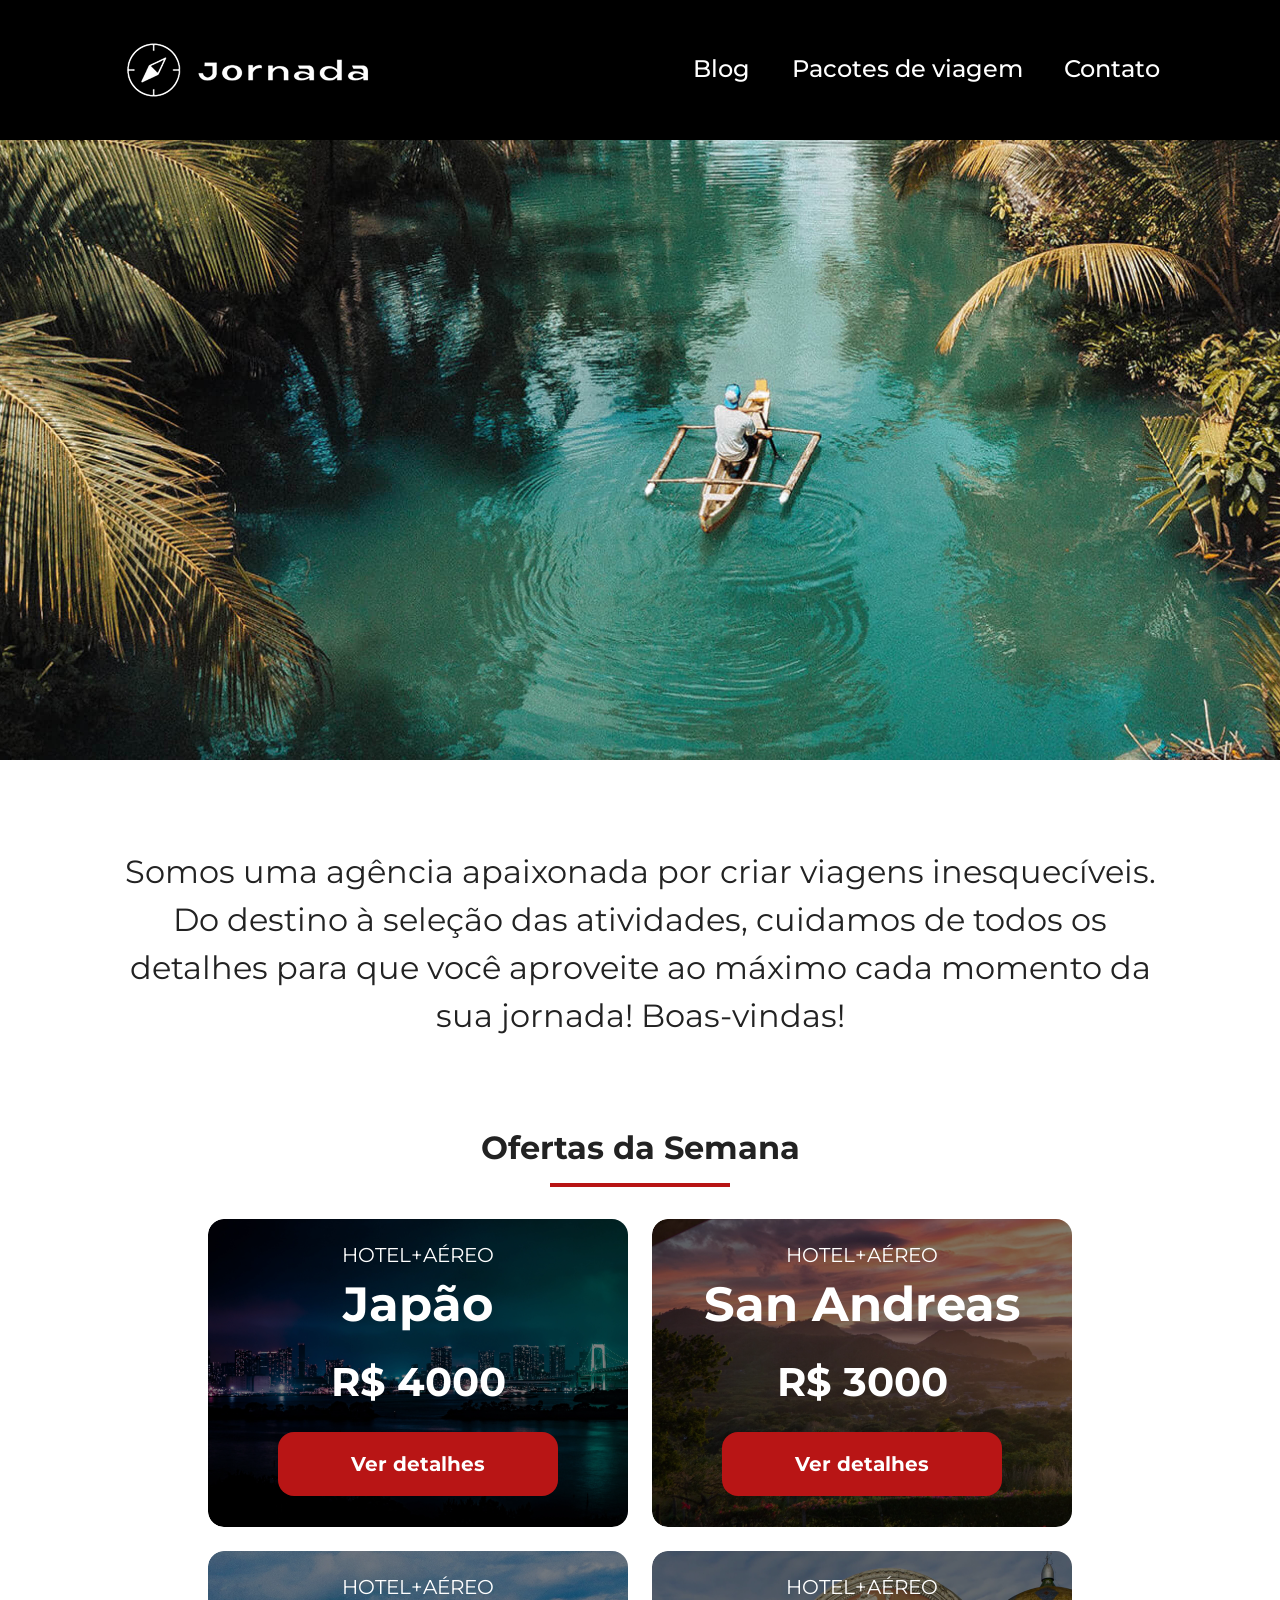
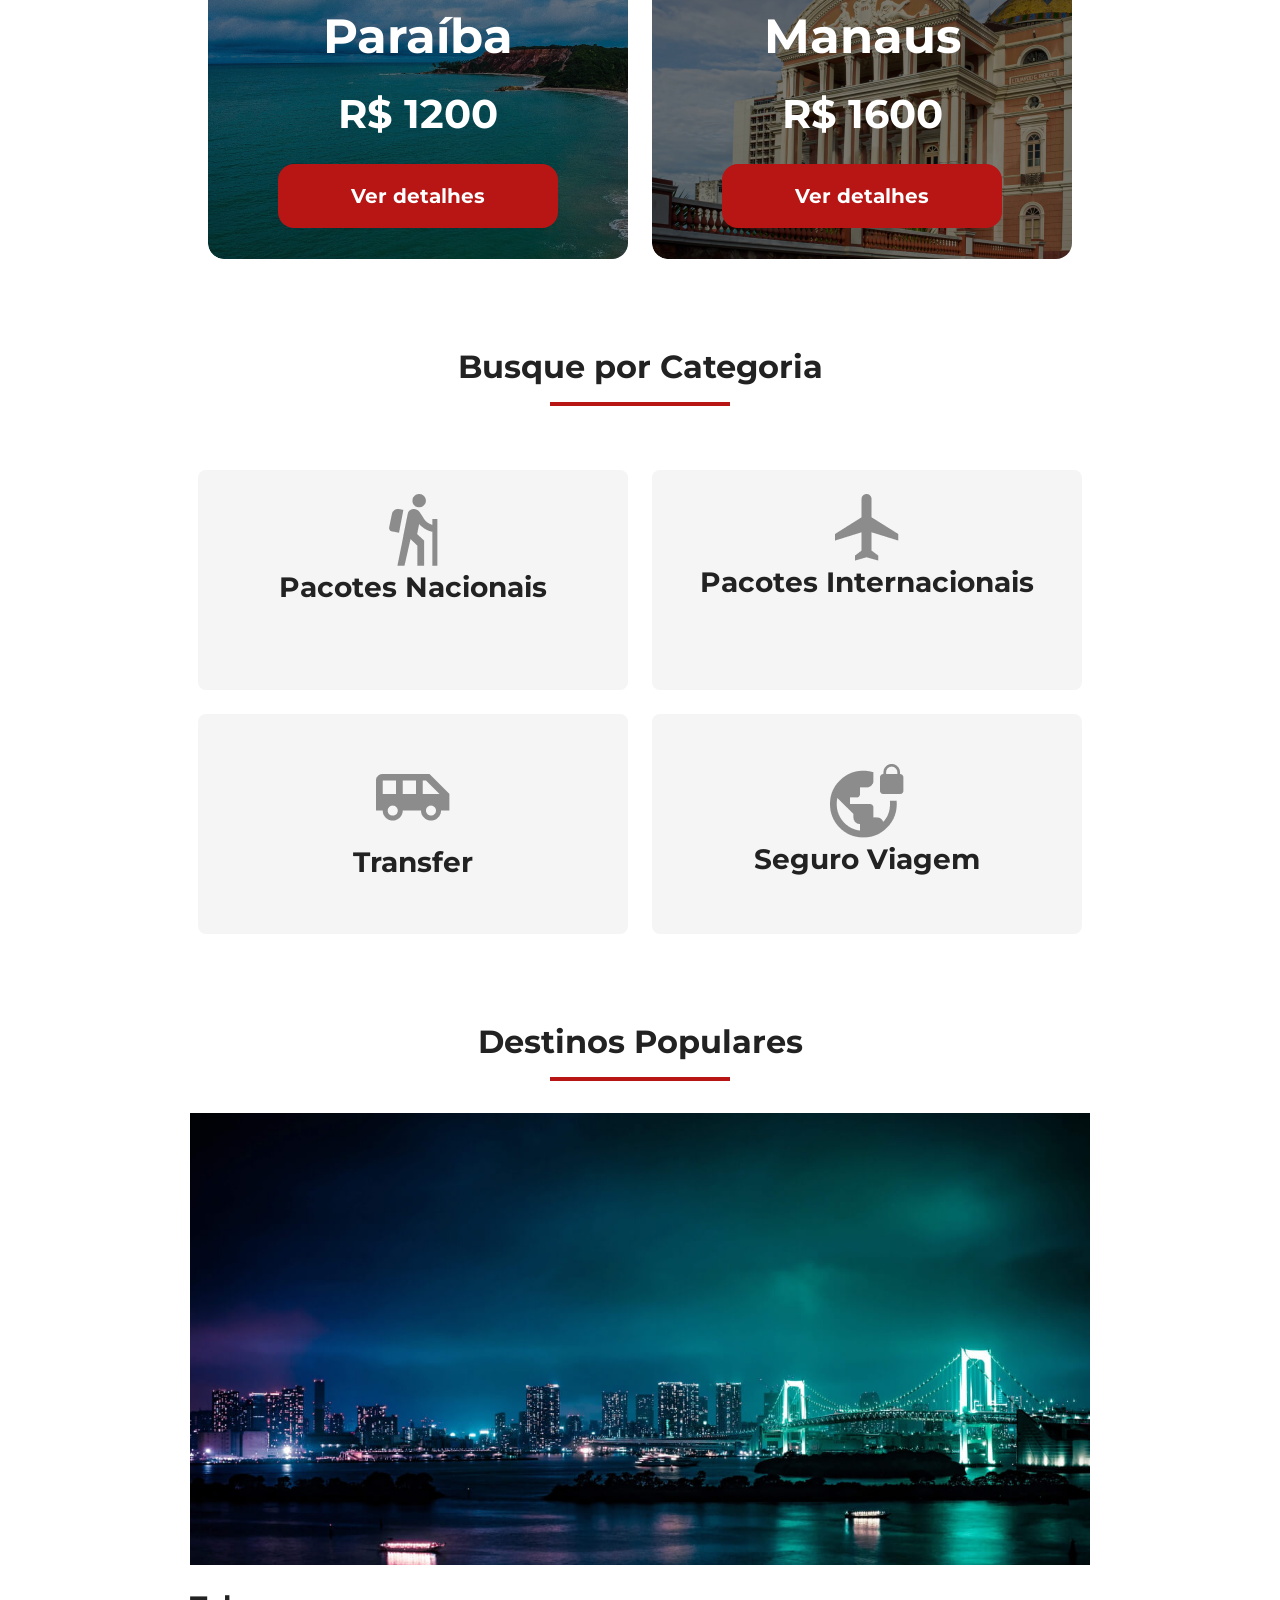
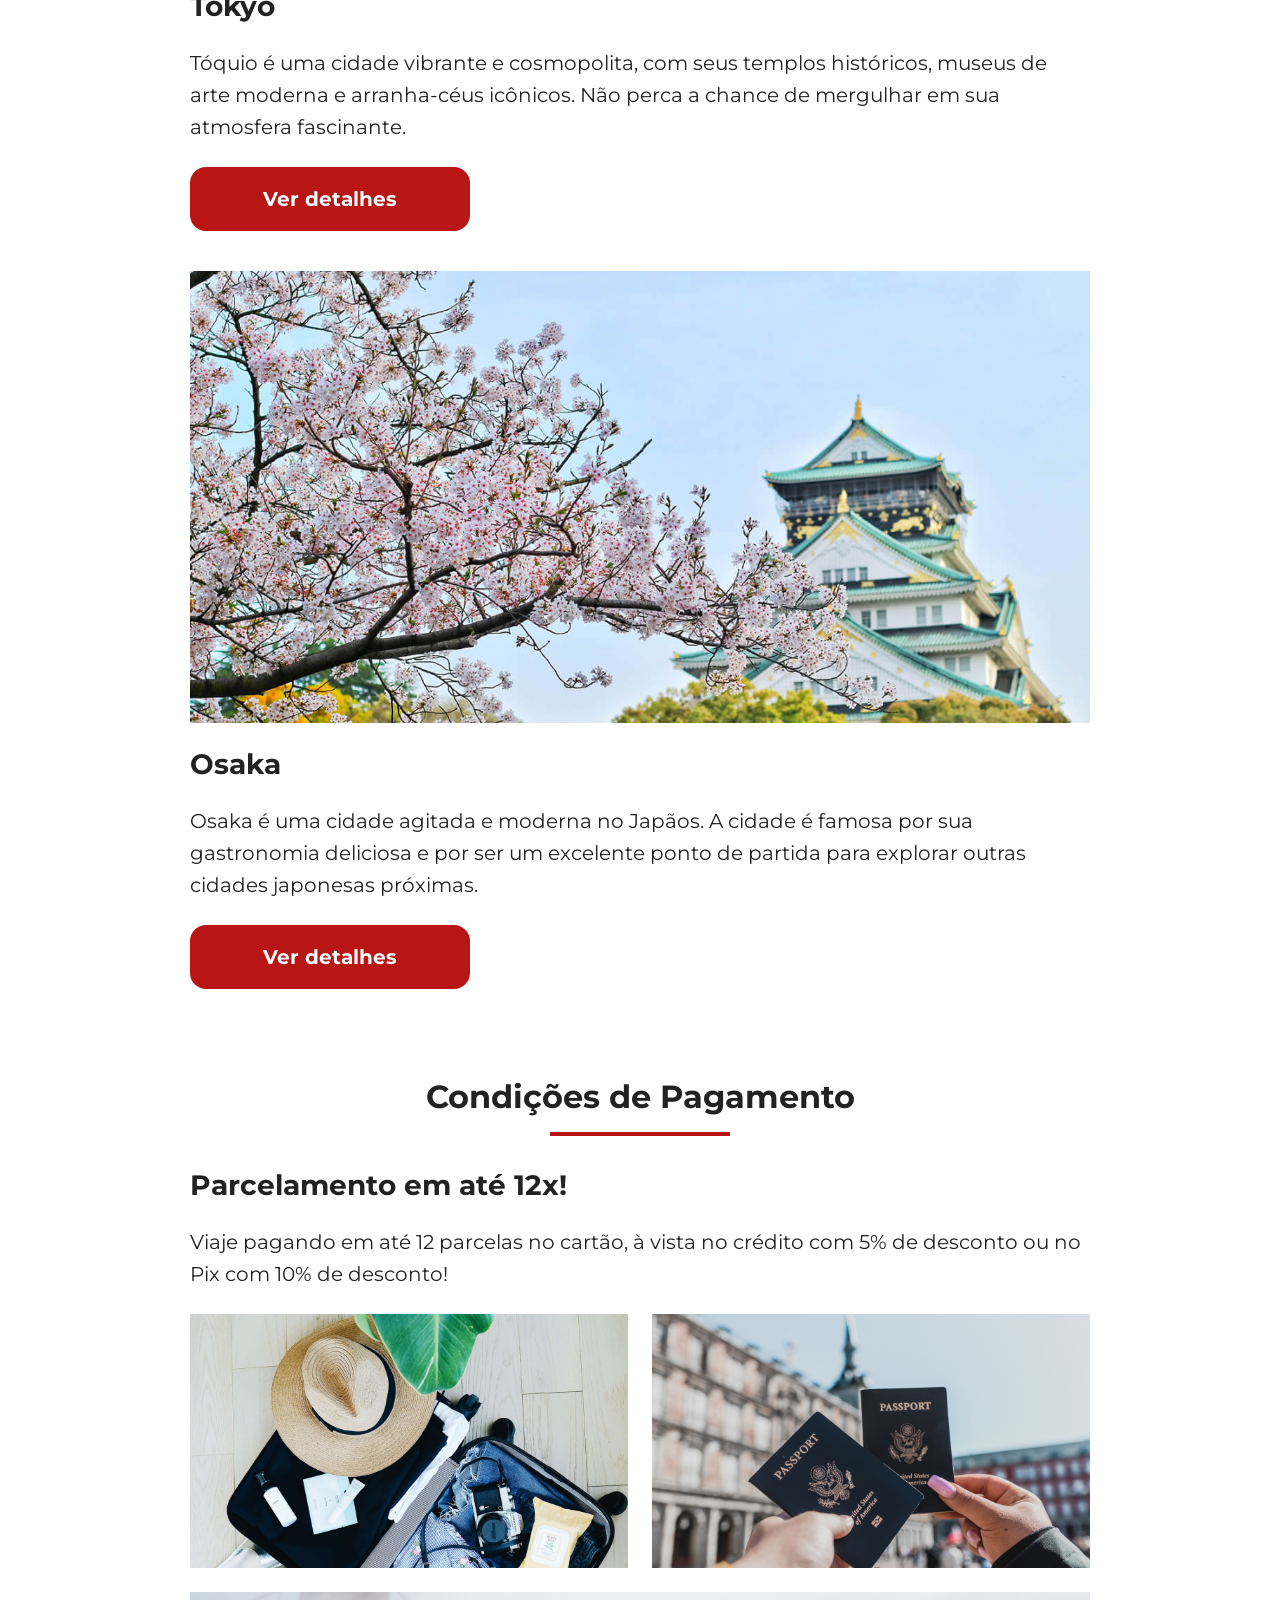
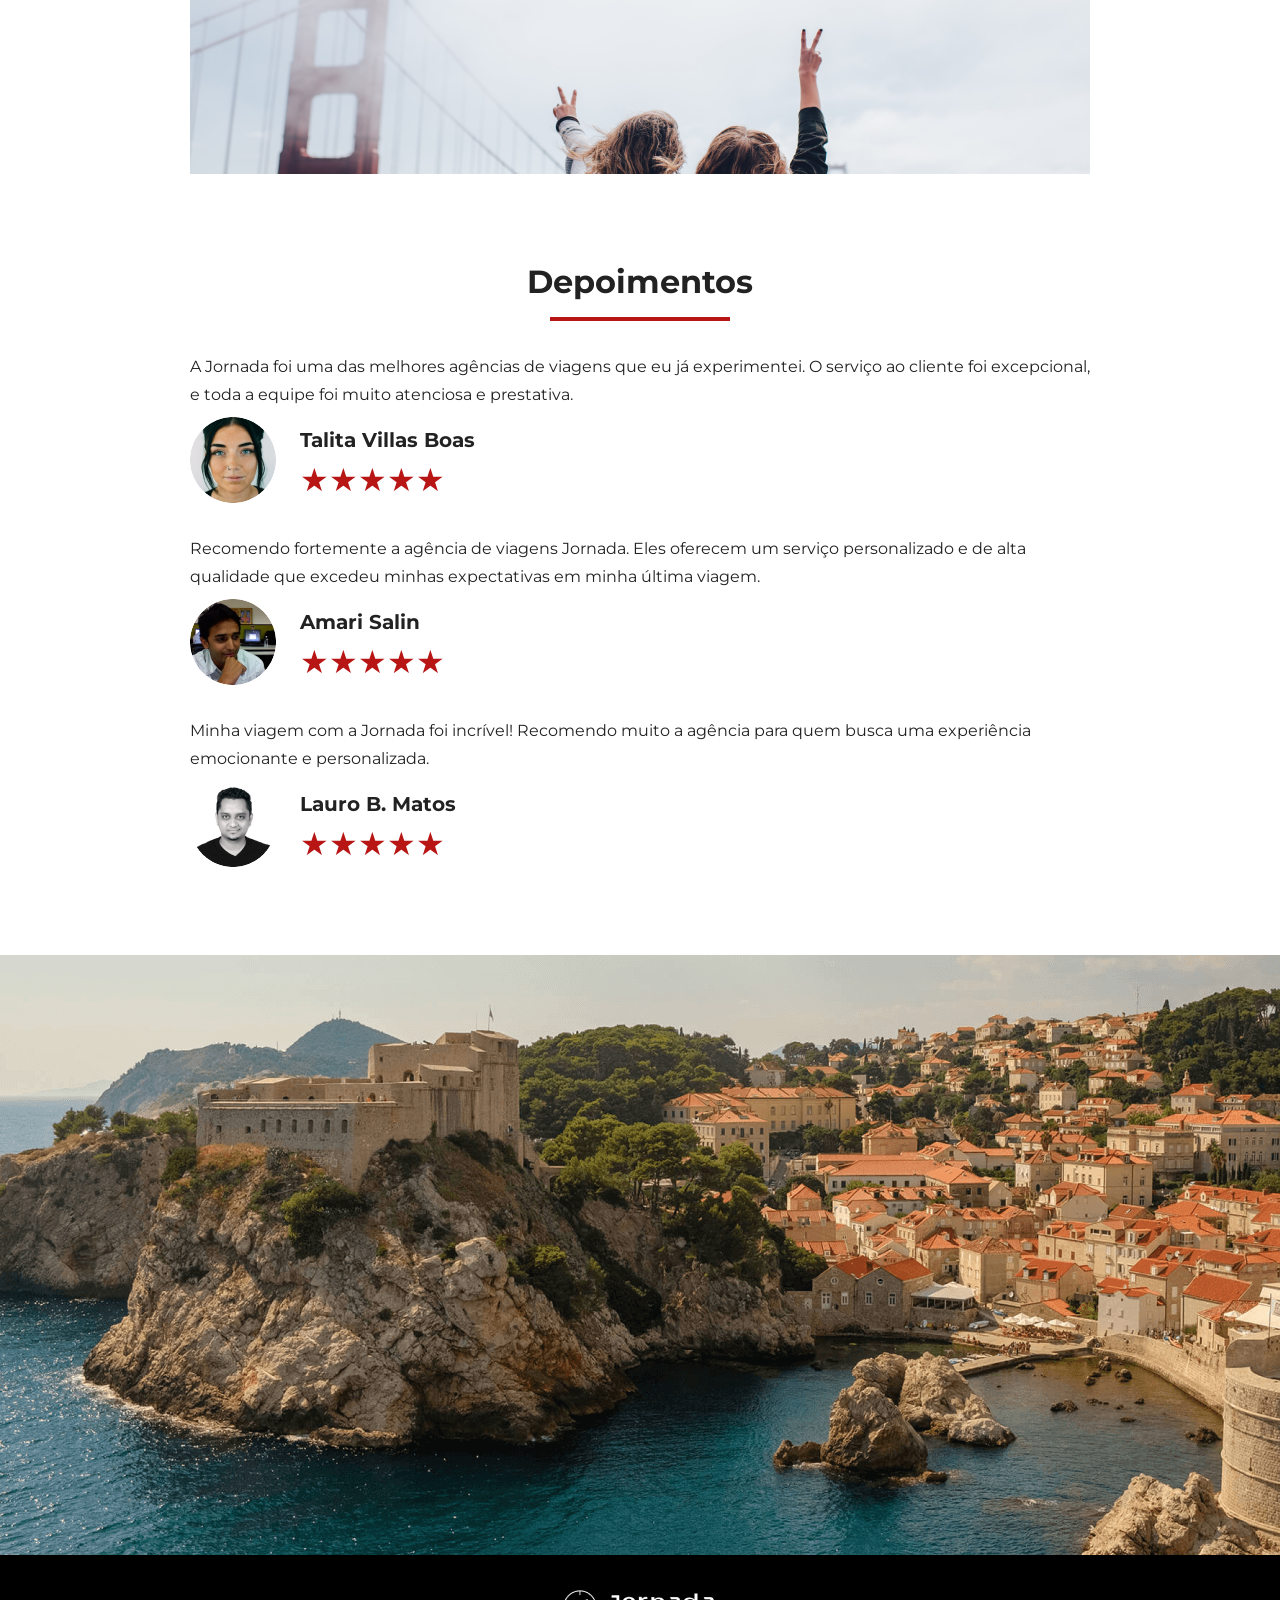
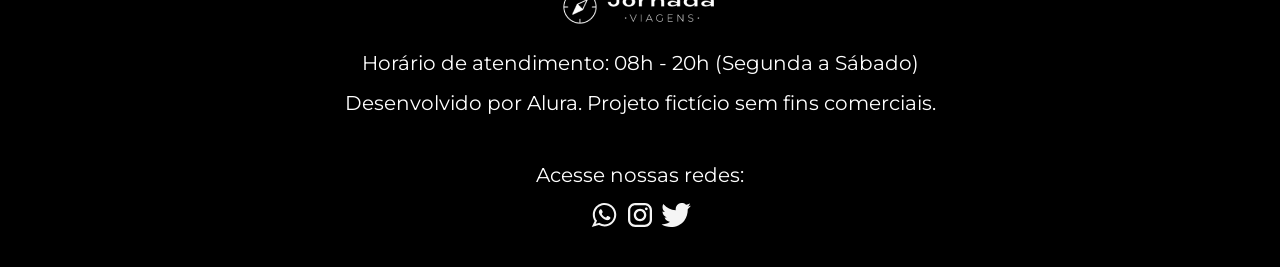
<file: index.html>
<!doctype html>
<html lang="pt-br">
  <head>
    <meta charset="UTF-8" />
    <meta name="viewport" content="width=device-width, initial-scale=1.0" />
    <meta
      name="description"
      content="Jornada Viagens, uma agência apaixonada por criar viagens inesquecíveis"
    />
    <meta name="og:title" content="Jornada Viagens" />
    <meta
      name="og:description"
      content="Jornada Viagens, uma agência apaixonada por criar viagens inesquecívei"
    />
    <meta
      name="og:image"
      content=" https://nicolastakara.github.io/jornada-viagens/img/logo-rodape-branco.png"
    />
    <meta name="og:type" content="website" />
    <meta
      name="og:url"
      content=" https://nicolastakara.github.io/jornada-viagens"
    />

    <link rel="icon" href="favico.svg" type="xml/svg" />
    <link rel="stylesheet" href="css/style.css" />
    <title>Jornadas Viagens</title>
  </head>
  <body>
    <header class="main-header">
      <a class="logo" href="index.html" title="Voltar para a página inicial">
        <img
          class="img-mobile"
          src="img/bussola-jornada-branca.png"
          alt="Bussola do logo jornada viagens na cor branca"
        />
        <img
          class="img-desktop"
          src="img/bussola-texto-jornada-branco.png"
          alt="Logo jornada viagens na cor branca"
        />
      </a>
      <div class="navigation-menu">
        <label for="menu">
          <img src="img/menu.png" alt="menu" />
        </label>
        <input type="checkbox" name="" id="menu" hidden />
        <nav>
          <ul class="list-links">
            <li>
              <a href="blog.html" target="_blank" title="Acessar Blog">Blog</a>
            </li>
            <li>
              <a
                href="pacotes-de-viagens.html"
                target="_blank"
                title="Acesssar pacotes de viagem"
                >Pacotes de viagem</a
              >
            </li>
            <li>
              <a href="contato.html" target="_blank" title="Acesssar contato"
                >Contato</a
              >
            </li>
          </ul>
        </nav>
      </div>
    </header>

    <main>
      <section class="hero">
        <div class="hero-img"></div>
        <h2>
          Somos uma agência apaixonada por criar viagens inesquecíveis. Do
          destino à seleção das atividades, cuidamos de todos os detalhes para
          que você aproveite ao máximo cada momento da sua jornada! Boas-vindas!
        </h2>
      </section>

      <section class="offers">
        <div class="section-title">
          <h2>Ofertas da Semana</h2>
          <hr />
        </div>
        <div class="offers-cards">
          <article class="card japao">
            <header>
              <p>HOTEL+AÉREO</p>
              <h3>Japão <br /><span>R$ 4000</span></h3>
            </header>
            <footer><a href="#" class="button">Ver detalhes</a></footer>
          </article>
          <article class="card san-andreas">
            <header>
              <p>HOTEL+AÉREO</p>
              <h3>San Andreas<br /><span>R$ 3000</span></h3>
            </header>
            <footer><a href="#" class="button">Ver detalhes</a></footer>
          </article>
          <article class="card paraiba">
            <header>
              <p>HOTEL+AÉREO</p>
              <h3>Paraíba<br /><span>R$ 1200</span></h3>
            </header>
            <footer><a href="#" class="button">Ver detalhes</a></footer>
          </article>
          <article class="card manaus">
            <header>
              <p>HOTEL+AÉREO</p>
              <h3>Manaus<br /><span>R$ 1600</span></h3>
            </header>
            <footer><a href="#" class="button">Ver detalhes</a></footer>
          </article>
        </div>
      </section>

      <section class="category">
        <div class="section-title">
          <h2>Busque por Categoria</h2>
          <hr />
        </div>
        <div class="category-cards">
          <a
            class="card"
            href="#"
            target="_blank"
            title="Busque pela categoria Pacotes Nacionais"
          >
            <img
              src="img/icone-pacotes-nacionais.png"
              alt="Icone cinza representando uma pessoa fazendo tracking"
            />
            <h3 class="content-title">Pacotes Nacionais</h3>
          </a>
          <a
            href="#"
            class="card"
            target="_blank"
            title="Busque pela categoria Pacotes Internacionais"
          >
            <img
              src="img/icone-pacotes-internacionais.png"
              alt="Icone cinza representando um avião"
            />
            <h3 class="content-title">Pacotes Internacionais</h3>
          </a>
          <a
            href="#"
            class="card single-line transfer"
            target="_blank"
            title="Busque pela categoria Transfer"
          >
            <img
              src="img/icone-transfer.png"
              alt="Icone cinza representando um ônibus"
            />
            <h3 class="content-title">Transfer</h3>
          </a>
          <a
            href="#"
            class="card single-line"
            target="_blank"
            title="Busque pela categoria Seguro viagens"
          >
            <img
              src="img/icone-seguro-viagem.png"
              alt="Icone cinza representando o mundo com um cadeado"
            />
            <h3 class="content-title">Seguro Viagem</h3>
          </a>
        </div>
      </section>

      <section class="destinations">
        <div class="section-title">
          <h2>Destinos Populares</h2>
          <hr />
        </div>
        <div class="destinations-itens">
          <article class="item tokyo">
            <header>
              <div class="img-item"></div>
              <h3 class="content-title">Tokyo</h3>
            </header>
            <p class="content-text">
              Tóquio é uma cidade vibrante e cosmopolita, com seus templos
              históricos, museus de arte moderna e arranha-céus icônicos. Não
              perca a chance de mergulhar em sua atmosfera fascinante.
            </p>
            <footer>
              <a
                href="#"
                class="button"
                target="_blank"
                title="Veja mais detalhes do destino tokyo"
                >Ver detalhes</a
              >
            </footer>
          </article>
          <article class="item osaka">
            <header>
              <div class="img-item"></div>
              <h3 class="content-title">Osaka</h3>
            </header>
            <p class="content-text">
              Osaka é uma cidade agitada e moderna no Japãos. A cidade é famosa
              por sua gastronomia deliciosa e por ser um excelente ponto de
              partida para explorar outras cidades japonesas próximas.
            </p>
            <footer>
              <a
                href="#"
                class="button"
                target="_blank"
                title="Veja mais detalhes do destino osaka"
                >Ver detalhes</a
              >
            </footer>
          </article>
        </div>
      </section>

      <section class="payments">
        <div class="section-title">
          <h2>Condições de Pagamento</h2>
          <hr />
        </div>
        <div class="content-container">
          <div class="text-content">
            <h3 class="content-title">Parcelamento em até 12x!</h3>
            <p class="content-text">
              Viaje pagando em até 12 parcelas no cartão, à vista no crédito com
              5% de desconto ou no Pix com 10% de desconto!
            </p>
          </div>
          <div class="image-gallery">
            <div class="image first"></div>
            <div class="image second"></div>
            <div class="image thirdy large"></div>
          </div>
        </div>
      </section>

      <section class="testimonials">
        <div class="section-title">
          <h2>Depoimentos</h2>
          <hr />
        </div>
        <div class="testimonial-container">
          <article>
            <header>
              <p>
                A Jornada foi uma das melhores agências de viagens que eu já
                experimentei. O serviço ao cliente foi excepcional, e toda a
                equipe foi muito atenciosa e prestativa.
              </p>
            </header>
            <footer>
              <img
                src="img/avatar-talita.png"
                alt="Imagem de perfil da cliente Talita Villas Boas"
              />
              <div class="profile-content">
                <h3>Talita Villas Boas</h3>
                <div class="rating">
                  <span class="star">★</span><span class="star">★</span
                  ><span class="star">★</span><span class="star">★</span
                  ><span class="star">★</span>
                </div>
              </div>
            </footer>
          </article>
          <article>
            <header>
              <p>
                Recomendo fortemente a agência de viagens Jornada. Eles oferecem
                um serviço personalizado e de alta qualidade que excedeu minhas
                expectativas em minha última viagem.
              </p>
            </header>
            <footer>
              <img
                src="img/Avatar Amari.png"
                alt="Imagem de perfil do cliente Amari Salin"
              />
              <div class="profile-content">
                <h3>Amari Salin</h3>
                <div class="rating">
                  <span class="star">★</span><span class="star">★</span
                  ><span class="star">★</span><span class="star">★</span
                  ><span class="star">★</span>
                </div>
              </div>
            </footer>
          </article>
          <article>
            <header>
              <p>
                Minha viagem com a Jornada foi incrível! Recomendo muito a
                agência para quem busca uma experiência emocionante e
                personalizada.
              </p>
            </header>
            <footer>
              <img
                src="img/Avatar Lauro.png"
                alt="Imagem de perfil do cliente Lauro B. Matos"
              />
              <div class="profile-content">
                <h3>Lauro B. Matos</h3>
                <div class="rating">
                  <span class="star">★</span><span class="star">★</span
                  ><span class="star">★</span><span class="star">★</span
                  ><span class="star">★</span>
                </div>
              </div>
            </footer>
          </article>
        </div>
      </section>

      <section class="hero bottom-hero">
        <div class="hero-img"></div>
      </section>
    </main>

    <footer class="main-footer">
      <div class="footer-content">
        <img
          src="img/logo-rodape-branco.png"
          alt="Logo da Jornada Viagens"
          class="logo"
        />
        <p>Horário de atendimento: 08h - 20h (Segunda a Sábado)</p>
        <p>Desenvolvido por Alura. Projeto fictício sem fins comerciais.</p>
      </div>
      <div class="footer-social">
        <p>Acesse nossas redes:</p>
        <a href="#" target="_blank" title="Entre em contato via Whatsapp"
          ><img
            src="img/icone-whatsapp.svg"
            alt="icone do whatsapp na cor branca"
        /></a>
        <a
          href="#"
          target="_blank"
          title="Acesse o Instagram da Jornada Viagens"
          ><img
            src="img/icone-instagram.svg"
            alt="icone do instagram na cor branca"
        /></a>
        <a href="#" target="_blank" title="Acesse o Twitter da Jornada Viagens"
          ><img
            src="img/icone-twitter.svg"
            alt="icone do twitter na cor branca"
        /></a>
      </div>
    </footer>
  </body>
</html>
</file>
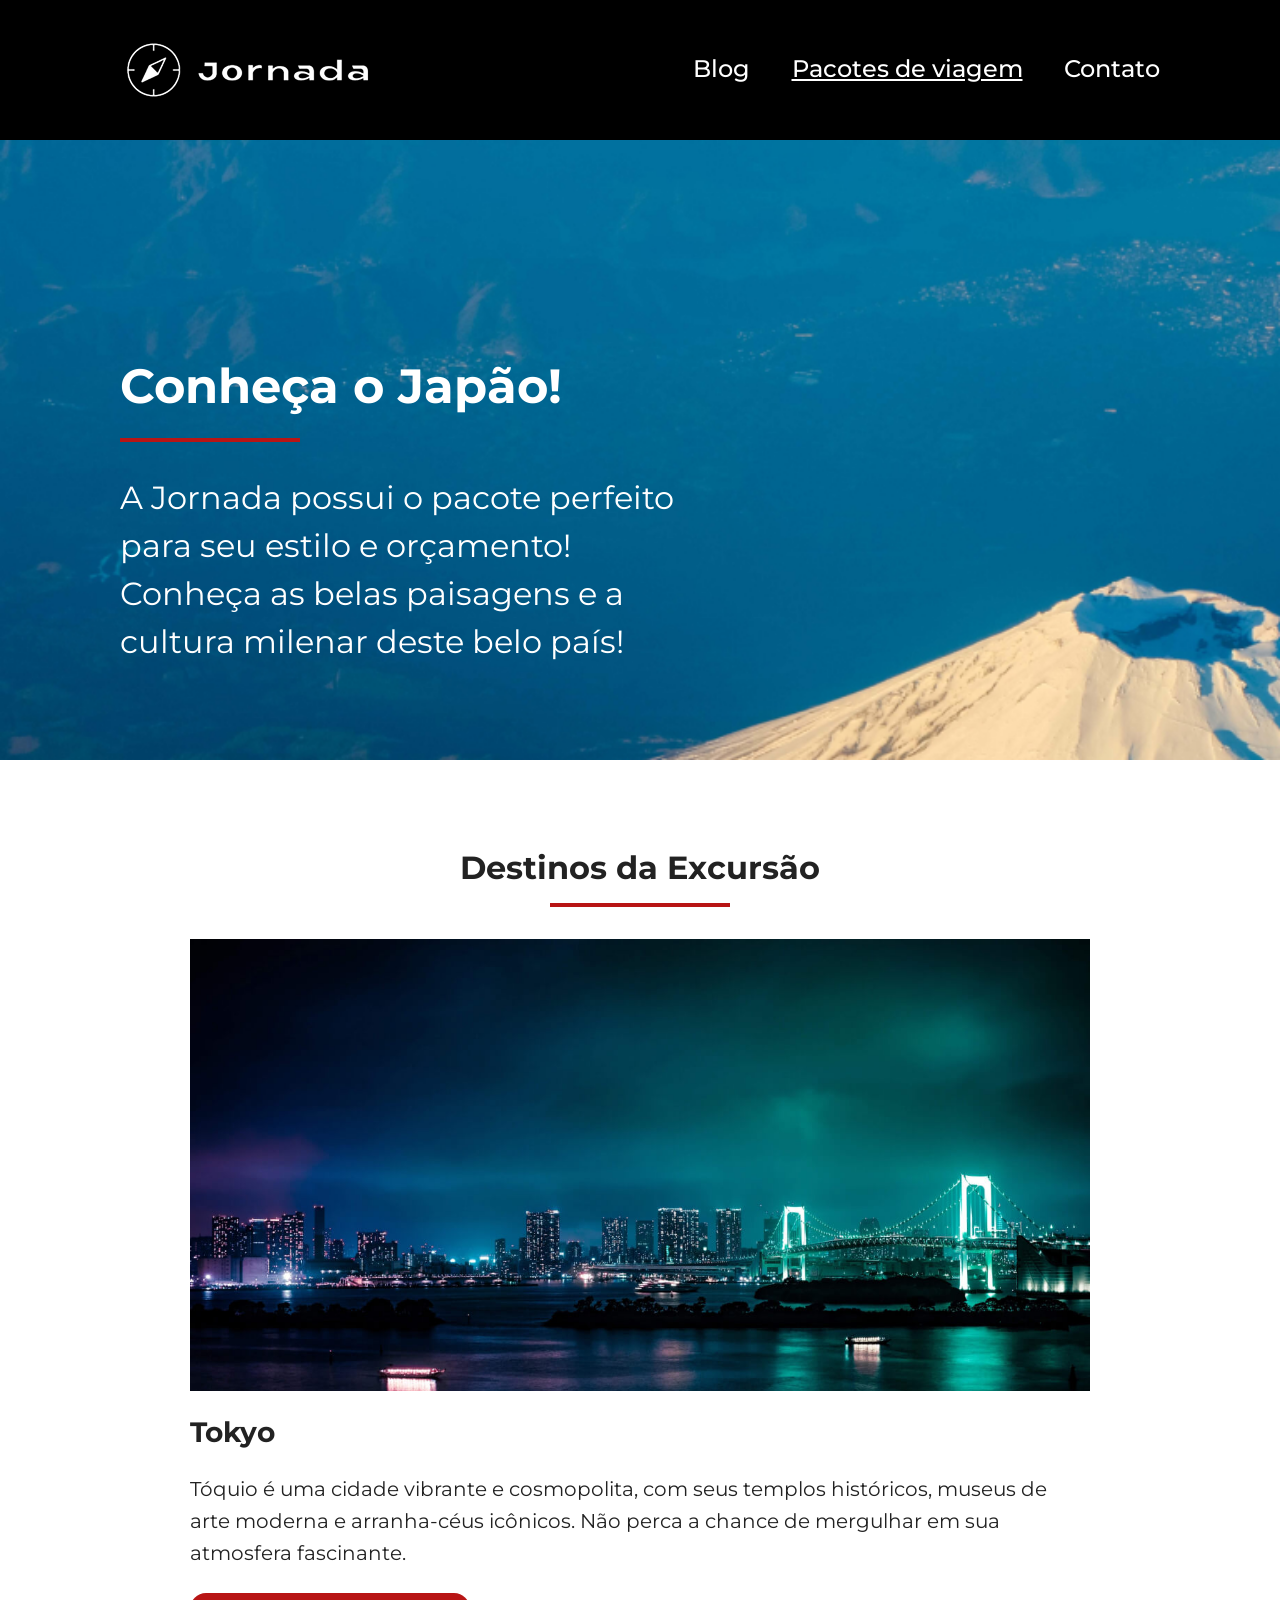
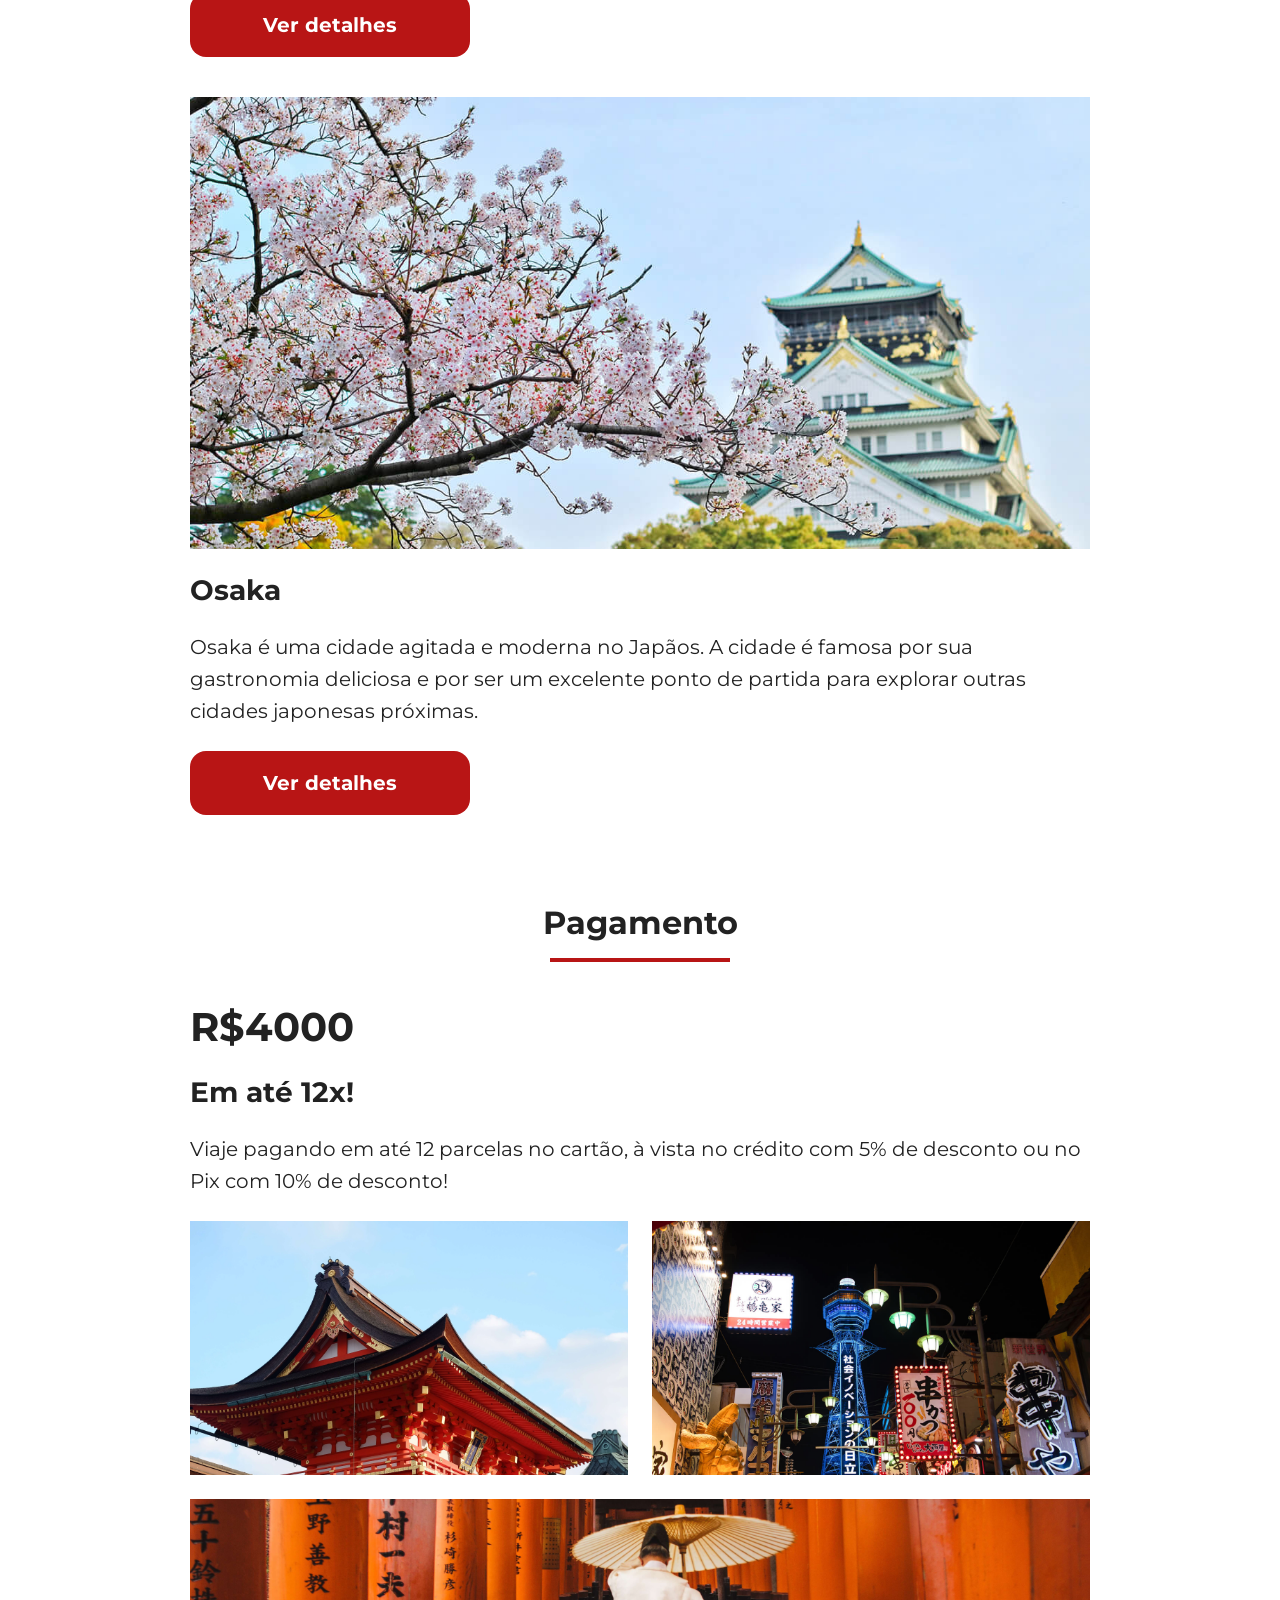
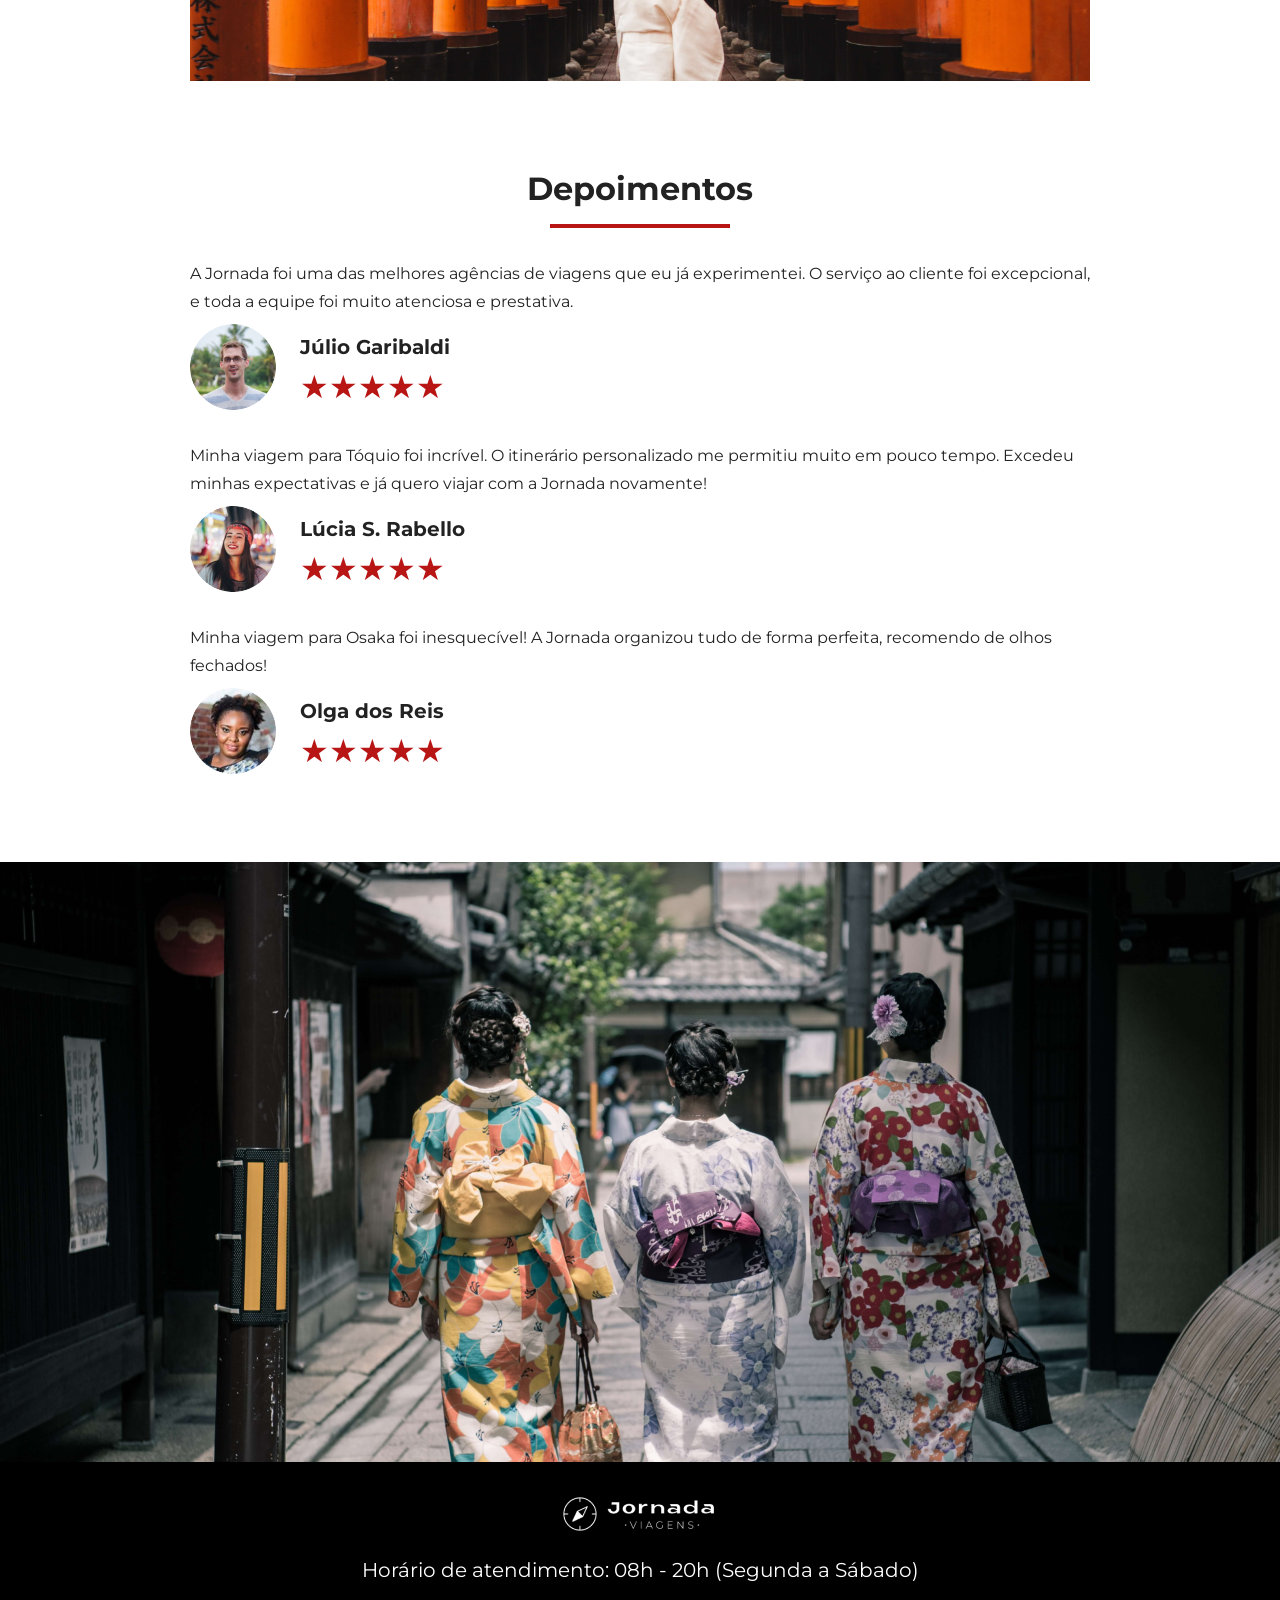
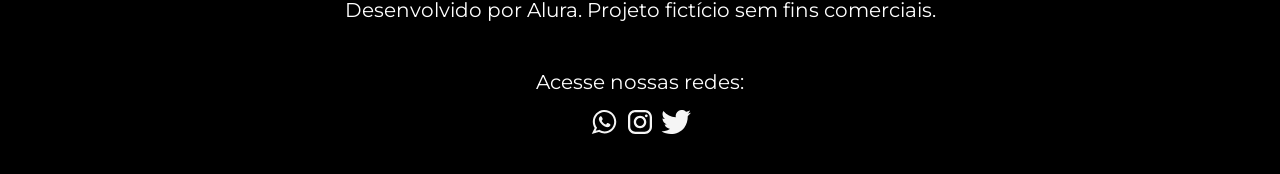
<file: pacotes-de-viagens.html>
<!doctype html>
<html lang="pt-br">
  <head>
    <meta charset="UTF-8" />
    <meta name="viewport" content="width=device-width, initial-scale=1.0" />
     <meta
      name="description"
      content="Jornada Viagens, uma agência apaixonada por criar viagens inesquecíveis"
    />
    <meta name="og:title" content="Jornada Viagens" />
    <meta
      name="og:description"
      content="Jornada Viagens, uma agência apaixonada por criar viagens inesquecívei"
    />
    <meta
      name="og:image"
      content=" https://nicolastakara.github.io/jornada-viagens/img/logo-rodape-branco.png"
    />
    <meta name="og:type" content="website" />
    <meta
      name="og:url"
      content=" https://nicolastakara.github.io/pacotes-de-viagens.html"
    />
    <title>Pacotes de viagens</title>
    <link rel="icon" href="favico.svg" type="xml/svg" />
    <link rel="stylesheet" href="css/style.css" />
  </head>

  <body>
    <header class="main-header">
      <a class="logo" href="index.html" title="Voltar para a página inicial">
        <img
          class="img-mobile"
          src="img/bussola-jornada-branca.png"
          alt="Bussola do logo jornada viagens na cor branca"
        />
        <img
          class="img-desktop"
          src="img/bussola-texto-jornada-branco.png"
          alt="Logo jornada viagens na cor branca"
        />
      </a>
      <div class="navigation-menu">
        <label for="menu">
          <img src="img/menu.png" alt="menu" />
        </label>
        <input type="checkbox" name="" id="menu" hidden />
        <nav>
          <ul class="list-links">
            <li>
              <a href="blog.html" target="_blank" title="Acessar Blog">Blog</a>
            </li>
            <li>
              <a
                class="active"
                href="pacotes-de-viagens.html"
                target="_blank"
                title="Acesssar pacotes de viagem"
                >Pacotes de viagem</a
              >
            </li>
            <li>
              <a href="contato.html" target="_blank" title="Acesssar contato"
                >Contato</a
              >
            </li>
          </ul>
        </nav>
      </div>
    </header>

    <main>
      <section class="hero travel-packages-hero">
        <div class="travel-packages-content">
          <div class="section-title">
            <h2>Conheça o Japão!</h2>
            <hr />
          </div>
          <p class="travel-packages-text">
            A Jornada possui o pacote perfeito para seu estilo e orçamento!
            Conheça as belas paisagens e a cultura milenar deste belo país!
          </p>
        </div>
      </section>

      <section class="destinations">
        <div class="section-title">
          <h2>Destinos da Excursão</h2>
          <hr />
        </div>
        <div class="destinations-itens">
          <article class="item tokyo">
            <header>
              <div class="img-item"></div>
              <h3 class="content-title">Tokyo</h3>
            </header>
            <p class="content-text">
              Tóquio é uma cidade vibrante e cosmopolita, com seus templos
              históricos, museus de arte moderna e arranha-céus icônicos. Não
              perca a chance de mergulhar em sua atmosfera fascinante.
            </p>
            <footer>
              <a
                href="#"
                class="button"
                target="_blank"
                title="Veja mais detalhes do destino tokyo"
                >Ver detalhes</a
              >
            </footer>
          </article>
          <article class="item osaka">
            <header>
              <div class="img-item"></div>
              <h3 class="content-title">Osaka</h3>
            </header>
            <p class="content-text">
              Osaka é uma cidade agitada e moderna no Japãos. A cidade é famosa
              por sua gastronomia deliciosa e por ser um excelente ponto de
              partida para explorar outras cidades japonesas próximas.
            </p>
            <footer>
              <a
                href="#"
                class="button"
                target="_blank"
                title="Veja mais detalhes do destino osaka"
                >Ver detalhes</a
              >
            </footer>
          </article>
        </div>
      </section>

      <section class="payments travel-packages-payments">
        <div class="section-title">
          <h2>Pagamento</h2>
          <hr />
        </div>
        <div class="content-container">
          <div class="text-content">
            <h3>R$4000</h3>
            <h4>Em até 12x!</h4>
            <p>
              Viaje pagando em até 12 parcelas no cartão, à vista no crédito com
              5% de desconto ou no Pix com 10% de desconto!
            </p>
          </div>
          <div class="image-gallery">
            <div class="image first"></div>
            <div class="image second"></div>
            <div class="image thirdy large"></div>
          </div>
        </div>
      </section>

      <section class="testimonials">
        <div class="section-title">
          <h2>Depoimentos</h2>
          <hr />
        </div>
        <div class="testimonial-container">
          <article>
            <header>
              <p>
                A Jornada foi uma das melhores agências de viagens que eu já
                experimentei. O serviço ao cliente foi excepcional, e toda a
                equipe foi muito atenciosa e prestativa.
              </p>
            </header>
            <footer>
              <img
                src="img/avatar-julio.png"
                alt="Imagem de perfil do cliente Júlio Garibaldi"
              />
              <div class="profile-content">
                <h3>Júlio Garibaldi</h3>
                <div class="rating">
                  <span class="star">★</span><span class="star">★</span
                  ><span class="star">★</span><span class="star">★</span
                  ><span class="star">★</span>
                </div>
              </div>
            </footer>
          </article>
          <article>
            <header>
              <p>
                Minha viagem para Tóquio foi incrível. O itinerário
                personalizado me permitiu muito em pouco tempo. Excedeu minhas
                expectativas e já quero viajar com a Jornada novamente!
              </p>
            </header>
            <footer>
              <img
                src="img/avatar-lucia.png"
                alt="Imagem de perfil da cliente Lúcia S. Rabello"
              />
              <div class="profile-content">
                <h3>Lúcia S. Rabello</h3>
                <div class="rating">
                  <span class="star">★</span><span class="star">★</span
                  ><span class="star">★</span><span class="star">★</span
                  ><span class="star">★</span>
                </div>
              </div>
            </footer>
          </article>
          <article>
            <header>
              <p>
                Minha viagem para Osaka foi inesquecível! A Jornada organizou
                tudo de forma perfeita, recomendo de olhos fechados!
              </p>
            </header>
            <footer>
              <img
                src="img/avatar-olga.png"
                alt="Imagem de perfil da cliente Olga dos Reis"
              />
              <div class="profile-content">
                <h3>Olga dos Reis</h3>
                <div class="rating">
                  <span class="star">★</span><span class="star">★</span
                  ><span class="star">★</span><span class="star">★</span
                  ><span class="star">★</span>
                </div>
              </div>
            </footer>
          </article>
        </div>
      </section>

      <section class="hero travel-packages-bottom-hero">
        <div class="hero-img"></div>
      </section>
    </main>

    <footer class="main-footer">
      <div class="footer-content">
        <img
          src="img/logo-rodape-branco.png"
          alt="Logo da Jornada Viagens"
          class="logo"
        />
        <p>Horário de atendimento: 08h - 20h (Segunda a Sábado)</p>
        <p>Desenvolvido por Alura. Projeto fictício sem fins comerciais.</p>
      </div>
      <div class="footer-social">
        <p>Acesse nossas redes:</p>
        <a href="#" target="_blank" title="Entre em contato via Whatsapp"
          ><img
            src="img/icone-whatsapp.svg"
            alt="icone do whatsapp na cor branca"
        /></a>
        <a
          href="#"
          target="_blank"
          title="Acesse o Instagram da Jornada Viagens"
          ><img
            src="img/icone-instagram.svg"
            alt="icone do instagram na cor branca"
        /></a>
        <a href="#" target="_blank" title="Acesse o Twitter da Jornada Viagens"
          ><img
            src="img/icone-twitter.svg"
            alt="icone do twitter na cor branca"
        /></a>
      </div>
    </footer>
  </body>
</html>
</file>
<file: css/style.css>
@import url(global.css);
@import url(header.css);
@import url(hero.css);
@import url(offers.css);
@import url(category.css);
@import url(destinations.css);
@import url(payments.css);
@import url(testimonials.css);
@import url(footer.css);
</file>
